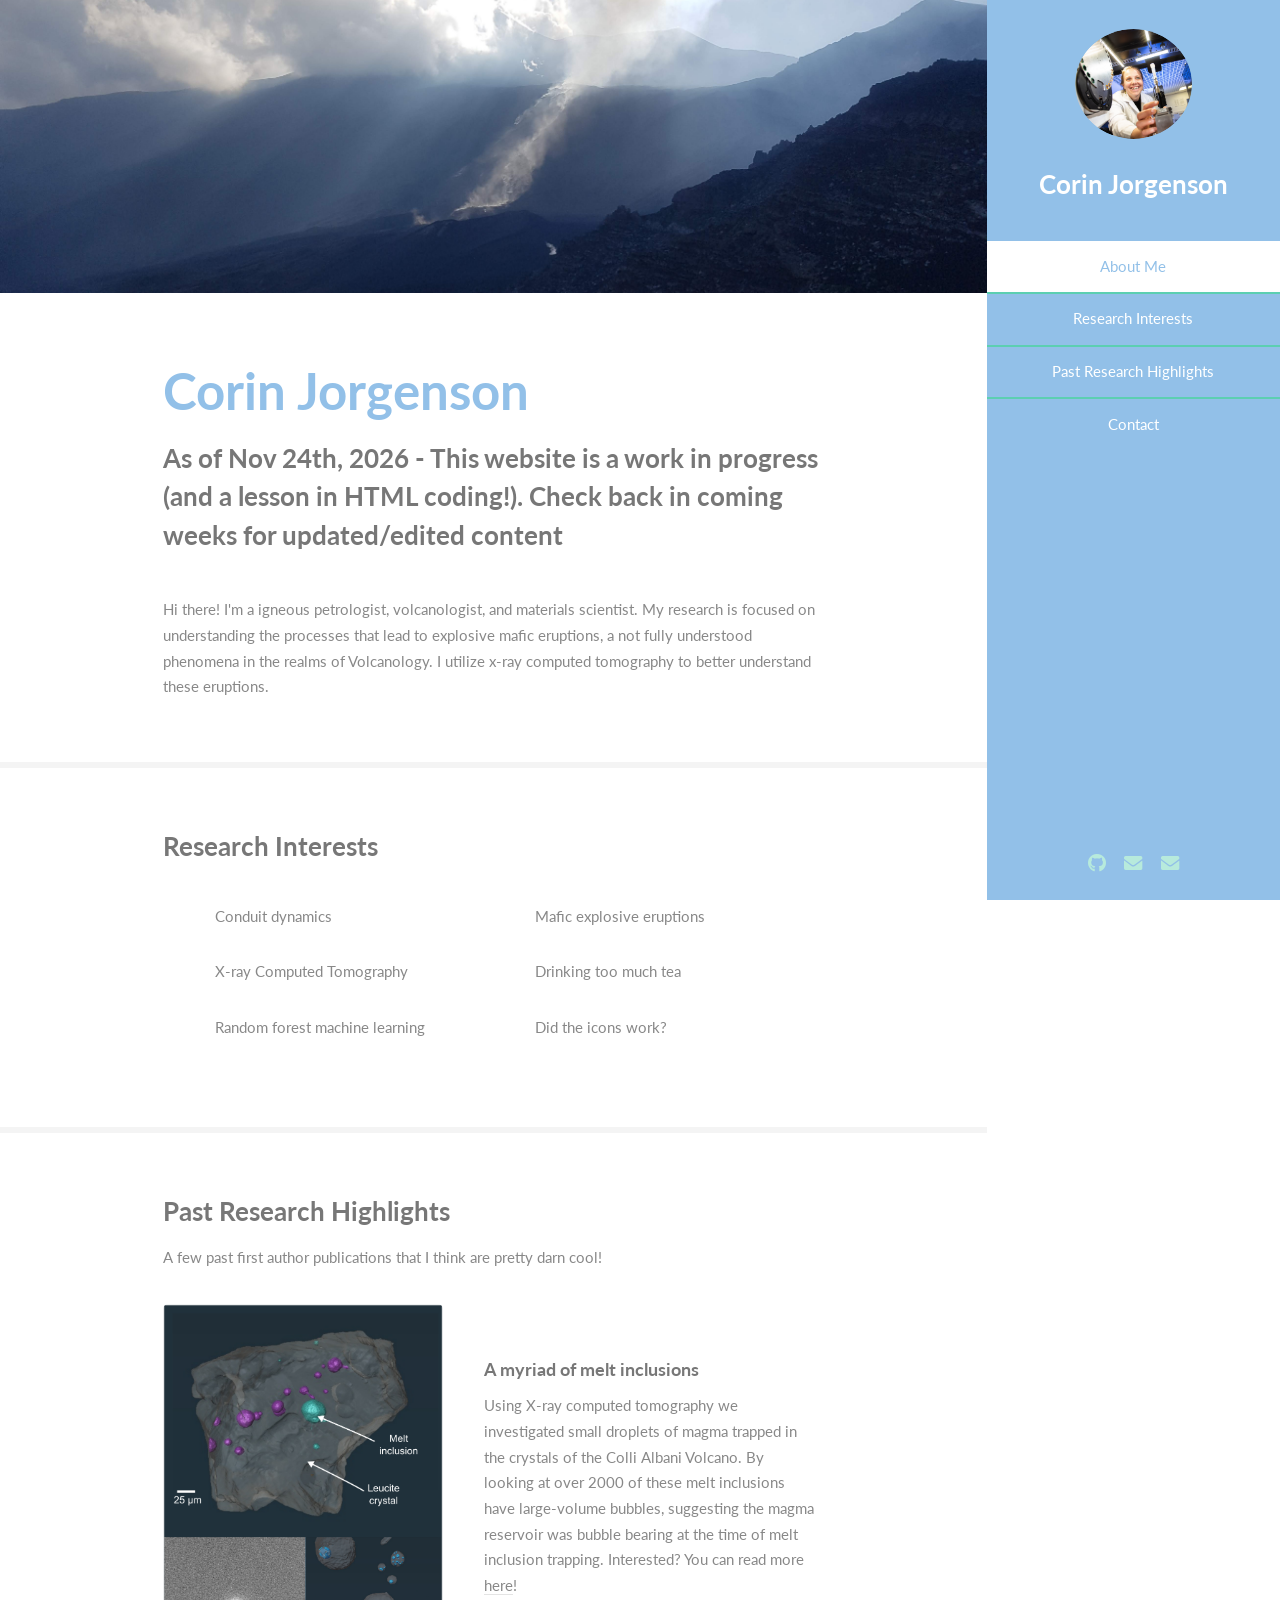
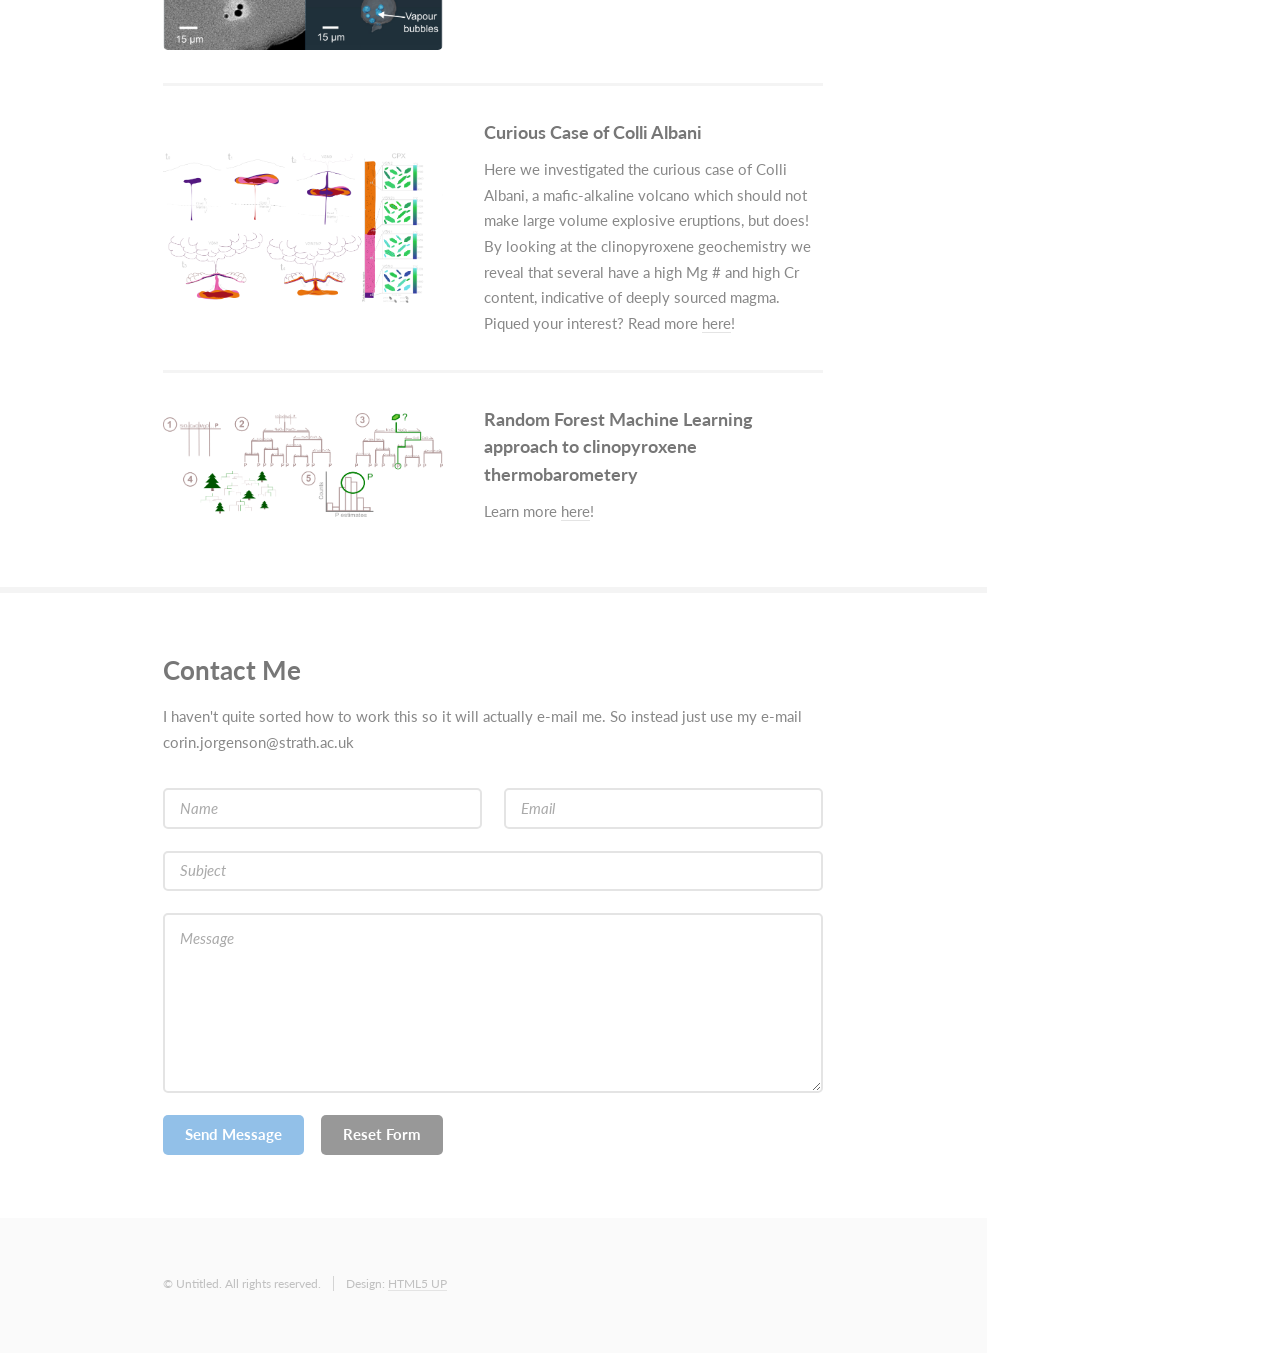
<file: index.html>
<!DOCTYPE HTML>
<!--
	Read Only by HTML5 UP
	html5up.net | @ajlkn
	Free for personal and commercial use under the CCA 3.0 license (html5up.net/license)
-->
<html>
	<head>
		<title>Corin Jorgenson</title>
		<meta charset="utf-8" />
		<meta name="viewport" content="width=device-width, initial-scale=1, user-scalable=no" />
		<link rel="stylesheet" href="assets/css/main.css" />
	</head>
	<body class="is-preload">

		<!-- Header -->
			<section id="header">
				<header>
					<span class="image avatar"><img src="images/avatar.jpg" alt="" /></span>
					<h1 id="logo"><a href="#">Corin Jorgenson</a></h1>
					<p></p>
				</header>
				<nav id="nav">
					<ul>
						<li><a href="#one" class="active">About Me</a></li>
						<li><a href="#two">Research Interests</a></li>
						<li><a href="#three">Past Research Highlights</a></li>
						<li><a href="#four">Contact</a></li>
					</ul>
				</nav>
				<footer>
					<ul class="icons">
						<li><a href="https://github.com/corinjorgenson" class="icon brands fa-github"><span class="label">Github</span></a></li>
						<li><a href="corin.jorgenson@strath.ac.uk" class="icon solid fa-envelope"><span class="label">Email</span></a></li>
						<li><a href="corinjorgenson@gmail.com" class="icon solid fa-envelope"><span class="label">Email</span></a></li>
					</ul>
				</footer>
			</section>

		<!-- Wrapper -->
			<div id="wrapper">

				<!-- Main -->
					<div id="main">

						<!-- One -->
							<section id="one">
								<div class="image main" data-position="center">
									<img src="images/banner.jpg" alt="" />
								</div>
								<div class="container">
									<header class="major">
										<h2>Corin Jorgenson</h2>
										<p> As of Nov 24th, 2026 - This website is a work in progress (and a lesson in HTML coding!). Check back in coming weeks for updated/edited content  </p>
									</header>
									<p>Hi there! I'm a igneous petrologist, volcanologist, and materials scientist. My research is focused on understanding the processes that lead to explosive mafic eruptions, a not fully understood phenomena in the realms of Volcanology. I utilize x-ray computed tomography to better understand these eruptions.</p>
								</div>
							</section>

						<!-- Two -->
							<section id="two">
								<div class="container">
									<h3>Research Interests</h3>
									<p> </p>
									<ul class="feature-icons">
										<li class="icon solid fa-volcano"> Conduit dynamics </li>
										<li class="icon solid fa-volcano"> Mafic explosive eruptions</li>
										<li class="icon solid fa-volcano"> X-ray Computed Tomography</li>
										<li class="icon solid fa-volcano"> Drinking too much tea</li>
										<li class="icon solid fa-volcano"> Random forest machine learning </li>
										<li class="icon solid fa-volcano"> Did the icons work?</li>
									</ul>
								</div>
							</section>

						<!-- Three -->
							<section id="three">
								<div class="container">
									<h3>Past Research Highlights</h3>
									<p>A few past first author publications that I think are pretty darn cool!</p>
									<div class="features">
										<article>
											<a href="#" class="image"><img src="images/drawing.png" alt="" /></a>
											<div class="inner">
												<h4>A myriad of melt inclusions</h4>
												<p> Using X-ray computed tomography we investigated small droplets of magma trapped in the crystals of the Colli Albani Volcano. By looking at over 2000 of these melt inclusions have large-volume bubbles, suggesting the magma reservoir was bubble bearing at the time of melt inclusion trapping.  Interested? You can read more <a href="https://academic.oup.com/petrology/article/66/3/egaf012/8003508#506715346">here</a>! </p>
												
											</div>
										</article>
										<article>
											<a href="#" class="image"><img src="images/collicontirb.png" alt="" /></a>
											<div class="inner">
												<h4>Curious Case of Colli Albani</h4>
												<p>Here we investigated the curious case of Colli Albani, a mafic-alkaline volcano which should not make large volume explosive eruptions, but does! By looking at the clinopyroxene geochemistry we reveal that several have a high Mg # and high Cr content, indicative of deeply sourced magma. Piqued your interest? Read more <a href = "https://link.springer.com/article/10.1007/s00410-023-02091-z">here</a>!</p>
											</div>
										</article>
										<article>
											<a href="#" class="image"><img src="images/explainer.png" alt="" /></a>
											<div class="inner">
												<h4>Random Forest Machine Learning approach to clinopyroxene thermobarometery</h4>
												<p> Learn more <a href= "https://agupubs.onlinelibrary.wiley.com/doi/abs/10.1029/2021JB022904">here</a>! </p>
											</div>
										</article>
									</div>
								</div>
							</section>

						<!-- Four -->
							<section id="four">
								<div class="container">
									<h3>Contact Me</h3>
									<p>I haven't quite sorted how to work this so it will actually e-mail me. So instead just use my e-mail corin.jorgenson@strath.ac.uk </p>
									<form method="post" action="#">
										<div class="row gtr-uniform">
											<div class="col-6 col-12-xsmall"><input type="text" name="name" id="name" placeholder="Name" /></div>
											<div class="col-6 col-12-xsmall"><input type="email" name="email" id="email" placeholder="Email" /></div>
											<div class="col-12"><input type="text" name="subject" id="subject" placeholder="Subject" /></div>
											<div class="col-12"><textarea name="message" id="message" placeholder="Message" rows="6"></textarea></div>
											<div class="col-12">
												<ul class="actions">
													<li><input type="submit" class="primary" value="Send Message" /></li>
													<li><input type="reset" value="Reset Form" /></li>
												</ul>
											</div>
										</div>
									</form>
								</div>
							</section>

						<!-- Five -->
						<!--
							<section id="five">
								<div class="container">
									<h3>Elements</h3>

									<section>
										<h4>Text</h4>
										<p>This is <b>bold</b> and this is <strong>strong</strong>. This is <i>italic</i> and this is <em>emphasized</em>.
										This is <sup>superscript</sup> text and this is <sub>subscript</sub> text.
										This is <u>underlined</u> and this is code: <code>for (;;) { ... }</code>. Finally, <a href="#">this is a link</a>.</p>
										<hr />
										<header>
											<h4>Heading with a Subtitle</h4>
											<p>Lorem ipsum dolor sit amet nullam id egestas urna aliquam</p>
										</header>
										<p>Nunc lacinia ante nunc ac lobortis. Interdum adipiscing gravida odio porttitor sem non mi integer non faucibus ornare mi ut ante amet placerat aliquet. Volutpat eu sed ante lacinia sapien lorem accumsan varius montes viverra nibh in adipiscing blandit tempus accumsan.</p>
										<header>
											<h5>Heading with a Subtitle</h5>
											<p>Lorem ipsum dolor sit amet nullam id egestas urna aliquam</p>
										</header>
										<p>Nunc lacinia ante nunc ac lobortis. Interdum adipiscing gravida odio porttitor sem non mi integer non faucibus ornare mi ut ante amet placerat aliquet. Volutpat eu sed ante lacinia sapien lorem accumsan varius montes viverra nibh in adipiscing blandit tempus accumsan.</p>
										<hr />
										<h2>Heading Level 2</h2>
										<h3>Heading Level 3</h3>
										<h4>Heading Level 4</h4>
										<h5>Heading Level 5</h5>
										<h6>Heading Level 6</h6>
										<hr />
										<h5>Blockquote</h5>
										<blockquote>Fringilla nisl. Donec accumsan interdum nisi, quis tincidunt felis sagittis eget tempus euismod. Vestibulum ante ipsum primis in faucibus vestibulum. Blandit adipiscing eu felis iaculis volutpat ac adipiscing accumsan faucibus. Vestibulum ante ipsum primis in faucibus lorem ipsum dolor sit amet nullam adipiscing eu felis.</blockquote>
										<h5>Preformatted</h5>
										<pre><code>i = 0;

while (!deck.isInOrder()) {
    print 'Iteration ' + i;
    deck.shuffle();
    i++;
}

print 'It took ' + i + ' iterations to sort the deck.';</code></pre>
									</section>

									<section>
										<h4>Lists</h4>
										<div class="row">
											<div class="col-6 col-12-xsmall">
												<h5>Unordered</h5>
												<ul>
													<li>Dolor pulvinar etiam magna etiam.</li>
													<li>Sagittis adipiscing lorem eleifend.</li>
													<li>Felis enim feugiat dolore viverra.</li>
												</ul>
												<h5>Alternate</h5>
												<ul class="alt">
													<li>Dolor pulvinar etiam magna etiam.</li>
													<li>Sagittis adipiscing lorem eleifend.</li>
													<li>Felis enim feugiat dolore viverra.</li>
												</ul>
											</div>
											<div class="col-6 col-12-xsmall">
												<h5>Ordered</h5>
												<ol>
													<li>Dolor pulvinar etiam magna etiam.</li>
													<li>Etiam vel felis at lorem sed viverra.</li>
													<li>Felis enim feugiat dolore viverra.</li>
													<li>Dolor pulvinar etiam magna etiam.</li>
													<li>Etiam vel felis at lorem sed viverra.</li>
													<li>Felis enim feugiat dolore viverra.</li>
												</ol>
												<h5>Icons</h5>
												<ul class="icons">
													<li><a href="#" class="icon brands fa-twitter"><span class="label">Twitter</span></a></li>
													<li><a href="#" class="icon brands fa-facebook-f"><span class="label">Facebook</span></a></li>
													<li><a href="#" class="icon brands fa-instagram"><span class="label">Instagram</span></a></li>
													<li><a href="#" class="icon brands fa-github"><span class="label">Github</span></a></li>
													<li><a href="#" class="icon brands fa-dribbble"><span class="label">Dribbble</span></a></li>
													<li><a href="#" class="icon brands fa-tumblr"><span class="label">Tumblr</span></a></li>
												</ul>
											</div>
										</div>
										<h5>Actions</h5>
										<ul class="actions">
											<li><a href="#" class="button primary">Default</a></li>
											<li><a href="#" class="button">Default</a></li>
											<li><a href="#" class="button alt">Default</a></li>
										</ul>
										<ul class="actions small">
											<li><a href="#" class="button primary small">Small</a></li>
											<li><a href="#" class="button small">Small</a></li>
											<li><a href="#" class="button alt small">Small</a></li>
										</ul>
										<div class="row">
											<div class="col-3 col-6-medium col-12-xsmall">
												<ul class="actions stacked">
													<li><a href="#" class="button primary">Default</a></li>
													<li><a href="#" class="button">Default</a></li>
													<li><a href="#" class="button alt">Default</a></li>
												</ul>
											</div>
											<div class="col-3 col-6 col-12-xsmall">
												<ul class="actions stacked">
													<li><a href="#" class="button primary small">Small</a></li>
													<li><a href="#" class="button small">Small</a></li>
													<li><a href="#" class="button alt small">Small</a></li>
												</ul>
											</div>
											<div class="col-3 col-6-medium col-12-xsmall">
												<ul class="actions stacked">
													<li><a href="#" class="button primary fit">Default</a></li>
													<li><a href="#" class="button fit">Default</a></li>
													<li><a href="#" class="button alt fit">Default</a></li>
												</ul>
											</div>
											<div class="col-3 col-6-medium col-12-xsmall">
												<ul class="actions stacked">
													<li><a href="#" class="button primary small fit">Small</a></li>
													<li><a href="#" class="button small fit">Small</a></li>
													<li><a href="#" class="button alt small fit">Small</a></li>
												</ul>
											</div>
										</div>
									</section>

									<section>
										<h4>Table</h4>
										<h5>Default</h5>
										<div class="table-wrapper">
											<table>
												<thead>
													<tr>
														<th>Name</th>
														<th>Description</th>
														<th>Price</th>
													</tr>
												</thead>
												<tbody>
													<tr>
														<td>Item One</td>
														<td>Ante turpis integer aliquet porttitor.</td>
														<td>29.99</td>
													</tr>
													<tr>
														<td>Item Two</td>
														<td>Vis ac commodo adipiscing arcu aliquet.</td>
														<td>19.99</td>
													</tr>
													<tr>
														<td>Item Three</td>
														<td> Morbi faucibus arcu accumsan lorem.</td>
														<td>29.99</td>
													</tr>
													<tr>
														<td>Item Four</td>
														<td>Vitae integer tempus condimentum.</td>
														<td>19.99</td>
													</tr>
													<tr>
														<td>Item Five</td>
														<td>Ante turpis integer aliquet porttitor.</td>
														<td>29.99</td>
													</tr>
												</tbody>
												<tfoot>
													<tr>
														<td colspan="2"></td>
														<td>100.00</td>
													</tr>
												</tfoot>
											</table>
										</div>

										<h5>Alternate</h5>
										<div class="table-wrapper">
											<table class="alt">
												<thead>
													<tr>
														<th>Name</th>
														<th>Description</th>
														<th>Price</th>
													</tr>
												</thead>
												<tbody>
													<tr>
														<td>Item One</td>
														<td>Ante turpis integer aliquet porttitor.</td>
														<td>29.99</td>
													</tr>
													<tr>
														<td>Item Two</td>
														<td>Vis ac commodo adipiscing arcu aliquet.</td>
														<td>19.99</td>
													</tr>
													<tr>
														<td>Item Three</td>
														<td> Morbi faucibus arcu accumsan lorem.</td>
														<td>29.99</td>
													</tr>
													<tr>
														<td>Item Four</td>
														<td>Vitae integer tempus condimentum.</td>
														<td>19.99</td>
													</tr>
													<tr>
														<td>Item Five</td>
														<td>Ante turpis integer aliquet porttitor.</td>
														<td>29.99</td>
													</tr>
												</tbody>
												<tfoot>
													<tr>
														<td colspan="2"></td>
														<td>100.00</td>
													</tr>
												</tfoot>
											</table>
										</div>
									</section>

									<section>
										<h4>Buttons</h4>
										<ul class="actions">
											<li><a href="#" class="button primary">Primary</a></li>
											<li><a href="#" class="button">Default</a></li>
											<li><a href="#" class="button alt">Alternate</a></li>
										</ul>
										<ul class="actions">
											<li><a href="#" class="button primary large">Large</a></li>
											<li><a href="#" class="button">Default</a></li>
											<li><a href="#" class="button alt small">Small</a></li>
										</ul>
										<ul class="actions fit">
											<li><a href="#" class="button primary fit">Fit</a></li>
											<li><a href="#" class="button fit">Fit</a></li>
											<li><a href="#" class="button alt fit">Fit</a></li>
										</ul>
										<ul class="actions fit small">
											<li><a href="#" class="button primary fit small">Fit + Small</a></li>
											<li><a href="#" class="button fit small">Fit + Small</a></li>
											<li><a href="#" class="button alt fit small">Fit + Small</a></li>
										</ul>
										<ul class="actions">
											<li><a href="#" class="button primary icon solid fa-download">Icon</a></li>
											<li><a href="#" class="button icon solid fa-download">Icon</a></li>
											<li><a href="#" class="button alt icon solid fa-check">Icon</a></li>
										</ul>
										<ul class="actions">
											<li><span class="button primary disabled">Primary</span></li>
											<li><span class="button disabled">Default</span></li>
											<li><span class="button alt disabled">Alternate</span></li>
										</ul>
									</section>

									<section>
										<h4>Form</h4>
										<form method="post" action="#">
											<div class="row gtr-uniform">
												<div class="col-6 col-12-xsmall">
													<input type="text" name="demo-name" id="demo-name" value="" placeholder="Name" />
												</div>
												<div class="col-6 col-12-xsmall">
													<input type="email" name="demo-email" id="demo-email" value="" placeholder="Email" />
												</div>
												<div class="col-12">
													<select name="demo-category" id="demo-category">
														<option value="">- Category -</option>
														<option value="1">Manufacturing</option>
														<option value="1">Shipping</option>
														<option value="1">Administration</option>
														<option value="1">Human Resources</option>
													</select>
												</div>
												<div class="col-4 col-12-medium">
													<input type="radio" id="demo-priority-low" name="demo-priority" checked>
													<label for="demo-priority-low">Low Priority</label>
												</div>
												<div class="col-4 col-12-medium">
													<input type="radio" id="demo-priority-normal" name="demo-priority">
													<label for="demo-priority-normal">Normal Priority</label>
												</div>
												<div class="col-4 col-12-medium">
													<input type="radio" id="demo-priority-high" name="demo-priority">
													<label for="demo-priority-high">High Priority</label>
												</div>
												<div class="col-6 col-12-medium">
													<input type="checkbox" id="demo-copy" name="demo-copy">
													<label for="demo-copy">Email me a copy of this message</label>
												</div>
												<div class="col-6 col-12-medium">
													<input type="checkbox" id="demo-human" name="demo-human" checked>
													<label for="demo-human">I am a human and not a robot</label>
												</div>
												<div class="col-12">
													<textarea name="demo-message" id="demo-message" placeholder="Enter your message" rows="6"></textarea>
												</div>
												<div class="col-12">
													<ul class="actions">
														<li><input type="submit" value="Send Message" /></li>
														<li><input type="reset" value="Reset" class="alt" /></li>
													</ul>
												</div>
											</div>
										</form>
									</section>

									<section>
										<h4>Image</h4>
										<h5>Fit</h5>
										<span class="image fit"><img src="images/banner.jpg" alt="" /></span>
										<div class="box alt">
											<div class="row gtr-50 gtr-uniform">
												<div class="col-4"><span class="image fit"><img src="images/pic01.jpg" alt="" /></span></div>
												<div class="col-4"><span class="image fit"><img src="images/pic02.jpg" alt="" /></span></div>
												<div class="col-4"><span class="image fit"><img src="images/pic03.jpg" alt="" /></span></div>
												<div class="col-4"><span class="image fit"><img src="images/pic02.jpg" alt="" /></span></div>
												<div class="col-4"><span class="image fit"><img src="images/pic03.jpg" alt="" /></span></div>
												<div class="col-4"><span class="image fit"><img src="images/pic01.jpg" alt="" /></span></div>
												<div class="col-4"><span class="image fit"><img src="images/pic03.jpg" alt="" /></span></div>
												<div class="col-4"><span class="image fit"><img src="images/pic01.jpg" alt="" /></span></div>
												<div class="col-4"><span class="image fit"><img src="images/pic02.jpg" alt="" /></span></div>
											</div>
										</div>
										<h5>Left &amp; Right</h5>
										<p><span class="image left"><img src="images/avatar.jpg" alt="" /></span>Fringilla nisl. Donec accumsan interdum nisi, quis tincidunt felis sagittis eget. tempus euismod. Vestibulum ante ipsum primis in faucibus vestibulum. Blandit adipiscing eu felis iaculis volutpat ac adipiscing accumsan eu faucibus. Integer ac pellentesque praesent tincidunt felis sagittis eget. tempus euismod. Vestibulum ante ipsum primis in faucibus vestibulum. Blandit adipiscing eu felis iaculis volutpat ac adipiscing accumsan eu faucibus. Integer ac pellentesque praesent. Donec accumsan interdum nisi, quis tincidunt felis sagittis eget. tempus euismod. Vestibulum ante ipsum primis in faucibus vestibulum. Blandit adipiscing eu felis iaculis volutpat ac adipiscing accumsan eu faucibus. Integer ac pellentesque praesent tincidunt felis sagittis eget. tempus euismod. Vestibulum ante ipsum primis in faucibus vestibulum. Blandit adipiscing eu felis iaculis volutpat ac adipiscing accumsan eu faucibus. Integer ac pellentesque praesent.</p>
										<p><span class="image right"><img src="images/avatar.jpg" alt="" /></span>Fringilla nisl. Donec accumsan interdum nisi, quis tincidunt felis sagittis eget. tempus euismod. Vestibulum ante ipsum primis in faucibus vestibulum. Blandit adipiscing eu felis iaculis volutpat ac adipiscing accumsan eu faucibus. Integer ac pellentesque praesent tincidunt felis sagittis eget. tempus euismod. Vestibulum ante ipsum primis in faucibus vestibulum. Blandit adipiscing eu felis iaculis volutpat ac adipiscing accumsan eu faucibus. Integer ac pellentesque praesent. Donec accumsan interdum nisi, quis tincidunt felis sagittis eget. tempus euismod. Vestibulum ante ipsum primis in faucibus vestibulum. Blandit adipiscing eu felis iaculis volutpat ac adipiscing accumsan eu faucibus. Integer ac pellentesque praesent tincidunt felis sagittis eget. tempus euismod. Vestibulum ante ipsum primis in faucibus vestibulum. Blandit adipiscing eu felis iaculis volutpat ac adipiscing accumsan eu faucibus. Integer ac pellentesque praesent.</p>
									</section>

								</div>
							</section>
						-->

					</div>

				<!-- Footer -->
					<section id="footer">
						<div class="container">
							<ul class="copyright">
								<li>&copy; Untitled. All rights reserved.</li><li>Design: <a href="http://html5up.net">HTML5 UP</a></li>
							</ul>
						</div>
					</section>

			</div>

		<!-- Scripts -->
			<script src="assets/js/jquery.min.js"></script>
			<script src="assets/js/jquery.scrollex.min.js"></script>
			<script src="assets/js/jquery.scrolly.min.js"></script>
			<script src="assets/js/browser.min.js"></script>
			<script src="assets/js/breakpoints.min.js"></script>
			<script src="assets/js/util.js"></script>
			<script src="assets/js/main.js"></script>

	</body>
</html>
</file>
<file: assets/css/main.css>
@import url("fontawesome-all.min.css");
@import url("https://fonts.googleapis.com/css?family=Lato:400,400italic,700,700italic|Source+Code+Pro:400");

/*
	Read Only by HTML5 UPF
	html5up.net | @ajlkn
	Free for personal and commercial use under the CCA 3.0 license (html5up.net/license)
*/

html, body, div, span, applet, object,
iframe, h1, h2, h3, h4, h5, h6, p, blockquote,
pre, a, abbr, acronym, address, big, cite,
code, del, dfn, em, img, ins, kbd, q, s, samp,
small, strike, strong, sub, sup, tt, var, b,
u, i, center, dl, dt, dd, ol, ul, li, fieldset,
form, label, legend, table, caption, tbody,
tfoot, thead, tr, th, td, article, aside,
canvas, details, embed, figure, figcaption,
footer, header, hgroup, menu, nav, output, ruby,
section, summary, time, mark, audio, video {
	margin: 0;
	padding: 0;
	border: 0;
	font-size: 100%;
	font: inherit;
	vertical-align: baseline;}

article, aside, details, figcaption, figure,
footer, header, hgroup, menu, nav, section {
	display: block;}

body {
	line-height: 1;
}

ol, ul {
	list-style: none;
}

blockquote, q {
	quotes: none;
}

	blockquote:before, blockquote:after, q:before, q:after {
		content: '';
		content: none;
	}

table {
	border-collapse: collapse;
	border-spacing: 0;
}

body {
	-webkit-text-size-adjust: none;
}

mark {
	background-color: transparent;
	color: inherit;
}

input::-moz-focus-inner {
	border: 0;
	padding: 0;
}

input, select, textarea {
	-moz-appearance: none;
	-webkit-appearance: none;
	-ms-appearance: none;
	appearance: none;
}

/* Basic */

	html {
		box-sizing: border-box;
	}

	*, *:before, *:after {
		box-sizing: inherit;
	}

	body {
		background: #fff;
	}

		body.is-preload *, body.is-preload *:before, body.is-preload *:after {
			-moz-animation: none !important;
			-webkit-animation: none !important;
			-ms-animation: none !important;
			animation: none !important;
			-moz-transition: none !important;
			-webkit-transition: none !important;
			-ms-transition: none !important;
			transition: none !important;
		}

	body, input, select, textarea {
		color: #888;
		font-family: "Lato", sans-serif;
		font-size: 16pt;
		font-weight: 400;
		line-height: 1.75em;
	}

	a {
		-moz-transition: color 0.2s ease-in-out, border-color 0.2s ease-in-out;
		-webkit-transition: color 0.2s ease-in-out, border-color 0.2s ease-in-out;
		-ms-transition: color 0.2s ease-in-out, border-color 0.2s ease-in-out;
		transition: color 0.2s ease-in-out, border-color 0.2s ease-in-out;
		border-bottom: solid 1px #e4e4e4;
		color: inherit;
		text-decoration: none;
	}

		a:hover {
			border-bottom-color: transparent;
			color: #92C0E8 !important;
		}

	strong, b {
		color: #777;
		font-weight: 700;
	}

	em, i {
		font-style: italic;
	}

	p {
		margin: 0 0 2.25em 0;
	}

	h1, h2, h3, h4, h5, h6 {
		color: #777;
		font-weight: 700;
		line-height: 1em;
		margin: 0 0 0.5625em 0;
	}

		h1 a, h2 a, h3 a, h4 a, h5 a, h6 a {
			border: 0;
			color: inherit;
			text-decoration: none;
		}

	h2 {
		font-size: 2em;
		line-height: 1.5em;
	}

	h3 {
		font-size: 1.75em;
		line-height: 1.5em;
	}

	h4 {
		font-size: 1.25em;
		line-height: 1.5em;
	}

	h5 {
		font-size: 0.9em;
		line-height: 1.5em;
	}

	h6 {
		font-size: 0.7em;
		line-height: 1.5em;
	}

	sub {
		font-size: 0.8em;
		position: relative;
		top: 0.5em;
	}

	sup {
		font-size: 0.8em;
		position: relative;
		top: -0.5em;
	}

	hr {
		border: 0;
		border-bottom: solid 2px #f4f4f4;
		margin: 2.25em 0;
	}

		hr.major {
			margin: 3.375em 0;
		}

	blockquote {
		border-left: solid 8px #e4e4e4;
		font-style: italic;
		margin: 0 0 2.25em 0;
		padding: 0.5em 0 0.5em 2em;
	}

	code {
		background: #555;
		border-radius: 5px;
		color: #fff;
		font-family: "Source Code Pro", monospace;
		font-size: 0.9em;
		margin: 0 0.25em;
		padding: 0.25em 0.65em;
	}

	pre {
		font-family: "Source Code Pro", monospace;
		font-size: 0.9em;
		margin: 0 0 2.25em 0;
	}

		pre code {
			-webkit-overflow-scrolling: touch;
			display: block;
			line-height: 1.5em;
			overflow-x: auto;
			padding: 1em 1.5em;
		}

	.align-left {
		text-align: left;
	}

	.align-center {
		text-align: center;
	}

	.align-right {
		text-align: right;
	}

/* Row */

	.row {
		display: flex;
		flex-wrap: wrap;
		box-sizing: border-box;
		align-items: stretch;
	}

		.row > * {
			box-sizing: border-box;
		}

		.row.gtr-uniform > * > :last-child {
			margin-bottom: 0;
		}

		.row.aln-left {
			justify-content: flex-start;
		}

		.row.aln-center {
			justify-content: center;
		}

		.row.aln-right {
			justify-content: flex-end;
		}

		.row.aln-top {
			align-items: flex-start;
		}

		.row.aln-middle {
			align-items: center;
		}

		.row.aln-bottom {
			align-items: flex-end;
		}

		.row > .imp {
			order: -1;
		}

		.row > .col-1 {
			width: 8.33333%;
		}

		.row > .off-1 {
			margin-left: 8.33333%;
		}

		.row > .col-2 {
			width: 16.66667%;
		}

		.row > .off-2 {
			margin-left: 16.66667%;
		}

		.row > .col-3 {
			width: 25%;
		}

		.row > .off-3 {
			margin-left: 25%;
		}

		.row > .col-4 {
			width: 33.33333%;
		}

		.row > .off-4 {
			margin-left: 33.33333%;
		}

		.row > .col-5 {
			width: 41.66667%;
		}

		.row > .off-5 {
			margin-left: 41.66667%;
		}

		.row > .col-6 {
			width: 50%;
		}

		.row > .off-6 {
			margin-left: 50%;
		}

		.row > .col-7 {
			width: 58.33333%;
		}

		.row > .off-7 {
			margin-left: 58.33333%;
		}

		.row > .col-8 {
			width: 66.66667%;
		}

		.row > .off-8 {
			margin-left: 66.66667%;
		}

		.row > .col-9 {
			width: 75%;
		}

		.row > .off-9 {
			margin-left: 75%;
		}

		.row > .col-10 {
			width: 83.33333%;
		}

		.row > .off-10 {
			margin-left: 83.33333%;
		}

		.row > .col-11 {
			width: 91.66667%;
		}

		.row > .off-11 {
			margin-left: 91.66667%;
		}

		.row > .col-12 {
			width: 100%;
		}

		.row > .off-12 {
			margin-left: 100%;
		}

		.row.gtr-0 {
			margin-top: 0;
			margin-left: 0em;
		}

			.row.gtr-0 > * {
				padding: 0 0 0 0em;
			}

			.row.gtr-0.gtr-uniform {
				margin-top: 0em;
			}

				.row.gtr-0.gtr-uniform > * {
					padding-top: 0em;
				}

		.row.gtr-25 {
			margin-top: 0;
			margin-left: -0.5em;
		}

			.row.gtr-25 > * {
				padding: 0 0 0 0.5em;
			}

			.row.gtr-25.gtr-uniform {
				margin-top: -0.5em;
			}

				.row.gtr-25.gtr-uniform > * {
					padding-top: 0.5em;
				}

		.row.gtr-50 {
			margin-top: 0;
			margin-left: -1em;
		}

			.row.gtr-50 > * {
				padding: 0 0 0 1em;
			}

			.row.gtr-50.gtr-uniform {
				margin-top: -1em;
			}

				.row.gtr-50.gtr-uniform > * {
					padding-top: 1em;
				}

		.row {
			margin-top: 0;
			margin-left: -2em;
		}

			.row > * {
				padding: 0 0 0 2em;
			}

			.row.gtr-uniform {
				margin-top: -2em;
			}

				.row.gtr-uniform > * {
					padding-top: 2em;
				}

		.row.gtr-150 {
			margin-top: 0;
			margin-left: -3em;
		}

			.row.gtr-150 > * {
				padding: 0 0 0 3em;
			}

			.row.gtr-150.gtr-uniform {
				margin-top: -3em;
			}

				.row.gtr-150.gtr-uniform > * {
					padding-top: 3em;
				}

		.row.gtr-200 {
			margin-top: 0;
			margin-left: -4em;
		}

			.row.gtr-200 > * {
				padding: 0 0 0 4em;
			}

			.row.gtr-200.gtr-uniform {
				margin-top: -4em;
			}

				.row.gtr-200.gtr-uniform > * {
					padding-top: 4em;
				}

		@media screen and (max-width: 1680px) {

			.row {
				display: flex;
				flex-wrap: wrap;
				box-sizing: border-box;
				align-items: stretch;
			}

				.row > * {
					box-sizing: border-box;
				}

				.row.gtr-uniform > * > :last-child {
					margin-bottom: 0;
				}

				.row.aln-left {
					justify-content: flex-start;
				}

				.row.aln-center {
					justify-content: center;
				}

				.row.aln-right {
					justify-content: flex-end;
				}

				.row.aln-top {
					align-items: flex-start;
				}

				.row.aln-middle {
					align-items: center;
				}

				.row.aln-bottom {
					align-items: flex-end;
				}

				.row > .imp-xlarge {
					order: -1;
				}

				.row > .col-1-xlarge {
					width: 8.33333%;
				}

				.row > .off-1-xlarge {
					margin-left: 8.33333%;
				}

				.row > .col-2-xlarge {
					width: 16.66667%;
				}

				.row > .off-2-xlarge {
					margin-left: 16.66667%;
				}

				.row > .col-3-xlarge {
					width: 25%;
				}

				.row > .off-3-xlarge {
					margin-left: 25%;
				}

				.row > .col-4-xlarge {
					width: 33.33333%;
				}

				.row > .off-4-xlarge {
					margin-left: 33.33333%;
				}

				.row > .col-5-xlarge {
					width: 41.66667%;
				}

				.row > .off-5-xlarge {
					margin-left: 41.66667%;
				}

				.row > .col-6-xlarge {
					width: 50%;
				}

				.row > .off-6-xlarge {
					margin-left: 50%;
				}

				.row > .col-7-xlarge {
					width: 58.33333%;
				}

				.row > .off-7-xlarge {
					margin-left: 58.33333%;
				}

				.row > .col-8-xlarge {
					width: 66.66667%;
				}

				.row > .off-8-xlarge {
					margin-left: 66.66667%;
				}

				.row > .col-9-xlarge {
					width: 75%;
				}

				.row > .off-9-xlarge {
					margin-left: 75%;
				}

				.row > .col-10-xlarge {
					width: 83.33333%;
				}

				.row > .off-10-xlarge {
					margin-left: 83.33333%;
				}

				.row > .col-11-xlarge {
					width: 91.66667%;
				}

				.row > .off-11-xlarge {
					margin-left: 91.66667%;
				}

				.row > .col-12-xlarge {
					width: 100%;
				}

				.row > .off-12-xlarge {
					margin-left: 100%;
				}

				.row.gtr-0 {
					margin-top: 0;
					margin-left: 0em;
				}

					.row.gtr-0 > * {
						padding: 0 0 0 0em;
					}

					.row.gtr-0.gtr-uniform {
						margin-top: 0em;
					}

						.row.gtr-0.gtr-uniform > * {
							padding-top: 0em;
						}

				.row.gtr-25 {
					margin-top: 0;
					margin-left: -0.5em;
				}

					.row.gtr-25 > * {
						padding: 0 0 0 0.5em;
					}

					.row.gtr-25.gtr-uniform {
						margin-top: -0.5em;
					}

						.row.gtr-25.gtr-uniform > * {
							padding-top: 0.5em;
						}

				.row.gtr-50 {
					margin-top: 0;
					margin-left: -1em;
				}

					.row.gtr-50 > * {
						padding: 0 0 0 1em;
					}

					.row.gtr-50.gtr-uniform {
						margin-top: -1em;
					}

						.row.gtr-50.gtr-uniform > * {
							padding-top: 1em;
						}

				.row {
					margin-top: 0;
					margin-left: -2em;
				}

					.row > * {
						padding: 0 0 0 2em;
					}

					.row.gtr-uniform {
						margin-top: -2em;
					}

						.row.gtr-uniform > * {
							padding-top: 2em;
						}

				.row.gtr-150 {
					margin-top: 0;
					margin-left: -3em;
				}

					.row.gtr-150 > * {
						padding: 0 0 0 3em;
					}

					.row.gtr-150.gtr-uniform {
						margin-top: -3em;
					}

						.row.gtr-150.gtr-uniform > * {
							padding-top: 3em;
						}

				.row.gtr-200 {
					margin-top: 0;
					margin-left: -4em;
				}

					.row.gtr-200 > * {
						padding: 0 0 0 4em;
					}

					.row.gtr-200.gtr-uniform {
						margin-top: -4em;
					}

						.row.gtr-200.gtr-uniform > * {
							padding-top: 4em;
						}

		}

		@media screen and (max-width: 1280px) {

			.row {
				display: flex;
				flex-wrap: wrap;
				box-sizing: border-box;
				align-items: stretch;
			}

				.row > * {
					box-sizing: border-box;
				}

				.row.gtr-uniform > * > :last-child {
					margin-bottom: 0;
				}

				.row.aln-left {
					justify-content: flex-start;
				}

				.row.aln-center {
					justify-content: center;
				}

				.row.aln-right {
					justify-content: flex-end;
				}

				.row.aln-top {
					align-items: flex-start;
				}

				.row.aln-middle {
					align-items: center;
				}

				.row.aln-bottom {
					align-items: flex-end;
				}

				.row > .imp-large {
					order: -1;
				}

				.row > .col-1-large {
					width: 8.33333%;
				}

				.row > .off-1-large {
					margin-left: 8.33333%;
				}

				.row > .col-2-large {
					width: 16.66667%;
				}

				.row > .off-2-large {
					margin-left: 16.66667%;
				}

				.row > .col-3-large {
					width: 25%;
				}

				.row > .off-3-large {
					margin-left: 25%;
				}

				.row > .col-4-large {
					width: 33.33333%;
				}

				.row > .off-4-large {
					margin-left: 33.33333%;
				}

				.row > .col-5-large {
					width: 41.66667%;
				}

				.row > .off-5-large {
					margin-left: 41.66667%;
				}

				.row > .col-6-large {
					width: 50%;
				}

				.row > .off-6-large {
					margin-left: 50%;
				}

				.row > .col-7-large {
					width: 58.33333%;
				}

				.row > .off-7-large {
					margin-left: 58.33333%;
				}

				.row > .col-8-large {
					width: 66.66667%;
				}

				.row > .off-8-large {
					margin-left: 66.66667%;
				}

				.row > .col-9-large {
					width: 75%;
				}

				.row > .off-9-large {
					margin-left: 75%;
				}

				.row > .col-10-large {
					width: 83.33333%;
				}

				.row > .off-10-large {
					margin-left: 83.33333%;
				}

				.row > .col-11-large {
					width: 91.66667%;
				}

				.row > .off-11-large {
					margin-left: 91.66667%;
				}

				.row > .col-12-large {
					width: 100%;
				}

				.row > .off-12-large {
					margin-left: 100%;
				}

				.row.gtr-0 {
					margin-top: 0;
					margin-left: 0em;
				}

					.row.gtr-0 > * {
						padding: 0 0 0 0em;
					}

					.row.gtr-0.gtr-uniform {
						margin-top: 0em;
					}

						.row.gtr-0.gtr-uniform > * {
							padding-top: 0em;
						}

				.row.gtr-25 {
					margin-top: 0;
					margin-left: -0.375em;
				}

					.row.gtr-25 > * {
						padding: 0 0 0 0.375em;
					}

					.row.gtr-25.gtr-uniform {
						margin-top: -0.375em;
					}

						.row.gtr-25.gtr-uniform > * {
							padding-top: 0.375em;
						}

				.row.gtr-50 {
					margin-top: 0;
					margin-left: -0.75em;
				}

					.row.gtr-50 > * {
						padding: 0 0 0 0.75em;
					}

					.row.gtr-50.gtr-uniform {
						margin-top: -0.75em;
					}

						.row.gtr-50.gtr-uniform > * {
							padding-top: 0.75em;
						}

				.row {
					margin-top: 0;
					margin-left: -1.5em;
				}

					.row > * {
						padding: 0 0 0 1.5em;
					}

					.row.gtr-uniform {
						margin-top: -1.5em;
					}

						.row.gtr-uniform > * {
							padding-top: 1.5em;
						}

				.row.gtr-150 {
					margin-top: 0;
					margin-left: -2.25em;
				}

					.row.gtr-150 > * {
						padding: 0 0 0 2.25em;
					}

					.row.gtr-150.gtr-uniform {
						margin-top: -2.25em;
					}

						.row.gtr-150.gtr-uniform > * {
							padding-top: 2.25em;
						}

				.row.gtr-200 {
					margin-top: 0;
					margin-left: -3em;
				}

					.row.gtr-200 > * {
						padding: 0 0 0 3em;
					}

					.row.gtr-200.gtr-uniform {
						margin-top: -3em;
					}

						.row.gtr-200.gtr-uniform > * {
							padding-top: 3em;
						}

		}

		@media screen and (max-width: 1024px) {

			.row {
				display: flex;
				flex-wrap: wrap;
				box-sizing: border-box;
				align-items: stretch;
			}

				.row > * {
					box-sizing: border-box;
				}

				.row.gtr-uniform > * > :last-child {
					margin-bottom: 0;
				}

				.row.aln-left {
					justify-content: flex-start;
				}

				.row.aln-center {
					justify-content: center;
				}

				.row.aln-right {
					justify-content: flex-end;
				}

				.row.aln-top {
					align-items: flex-start;
				}

				.row.aln-middle {
					align-items: center;
				}

				.row.aln-bottom {
					align-items: flex-end;
				}

				.row > .imp-medium {
					order: -1;
				}

				.row > .col-1-medium {
					width: 8.33333%;
				}

				.row > .off-1-medium {
					margin-left: 8.33333%;
				}

				.row > .col-2-medium {
					width: 16.66667%;
				}

				.row > .off-2-medium {
					margin-left: 16.66667%;
				}

				.row > .col-3-medium {
					width: 25%;
				}

				.row > .off-3-medium {
					margin-left: 25%;
				}

				.row > .col-4-medium {
					width: 33.33333%;
				}

				.row > .off-4-medium {
					margin-left: 33.33333%;
				}

				.row > .col-5-medium {
					width: 41.66667%;
				}

				.row > .off-5-medium {
					margin-left: 41.66667%;
				}

				.row > .col-6-medium {
					width: 50%;
				}

				.row > .off-6-medium {
					margin-left: 50%;
				}

				.row > .col-7-medium {
					width: 58.33333%;
				}

				.row > .off-7-medium {
					margin-left: 58.33333%;
				}

				.row > .col-8-medium {
					width: 66.66667%;
				}

				.row > .off-8-medium {
					margin-left: 66.66667%;
				}

				.row > .col-9-medium {
					width: 75%;
				}

				.row > .off-9-medium {
					margin-left: 75%;
				}

				.row > .col-10-medium {
					width: 83.33333%;
				}

				.row > .off-10-medium {
					margin-left: 83.33333%;
				}

				.row > .col-11-medium {
					width: 91.66667%;
				}

				.row > .off-11-medium {
					margin-left: 91.66667%;
				}

				.row > .col-12-medium {
					width: 100%;
				}

				.row > .off-12-medium {
					margin-left: 100%;
				}

				.row.gtr-0 {
					margin-top: 0;
					margin-left: 0em;
				}

					.row.gtr-0 > * {
						padding: 0 0 0 0em;
					}

					.row.gtr-0.gtr-uniform {
						margin-top: 0em;
					}

						.row.gtr-0.gtr-uniform > * {
							padding-top: 0em;
						}

				.row.gtr-25 {
					margin-top: 0;
					margin-left: -0.375em;
				}

					.row.gtr-25 > * {
						padding: 0 0 0 0.375em;
					}

					.row.gtr-25.gtr-uniform {
						margin-top: -0.375em;
					}

						.row.gtr-25.gtr-uniform > * {
							padding-top: 0.375em;
						}

				.row.gtr-50 {
					margin-top: 0;
					margin-left: -0.75em;
				}

					.row.gtr-50 > * {
						padding: 0 0 0 0.75em;
					}

					.row.gtr-50.gtr-uniform {
						margin-top: -0.75em;
					}

						.row.gtr-50.gtr-uniform > * {
							padding-top: 0.75em;
						}

				.row {
					margin-top: 0;
					margin-left: -1.5em;
				}

					.row > * {
						padding: 0 0 0 1.5em;
					}

					.row.gtr-uniform {
						margin-top: -1.5em;
					}

						.row.gtr-uniform > * {
							padding-top: 1.5em;
						}

				.row.gtr-150 {
					margin-top: 0;
					margin-left: -2.25em;
				}

					.row.gtr-150 > * {
						padding: 0 0 0 2.25em;
					}

					.row.gtr-150.gtr-uniform {
						margin-top: -2.25em;
					}

						.row.gtr-150.gtr-uniform > * {
							padding-top: 2.25em;
						}

				.row.gtr-200 {
					margin-top: 0;
					margin-left: -3em;
				}

					.row.gtr-200 > * {
						padding: 0 0 0 3em;
					}

					.row.gtr-200.gtr-uniform {
						margin-top: -3em;
					}

						.row.gtr-200.gtr-uniform > * {
							padding-top: 3em;
						}

		}

		@media screen and (max-width: 736px) {

			.row {
				display: flex;
				flex-wrap: wrap;
				box-sizing: border-box;
				align-items: stretch;
			}

				.row > * {
					box-sizing: border-box;
				}

				.row.gtr-uniform > * > :last-child {
					margin-bottom: 0;
				}

				.row.aln-left {
					justify-content: flex-start;
				}

				.row.aln-center {
					justify-content: center;
				}

				.row.aln-right {
					justify-content: flex-end;
				}

				.row.aln-top {
					align-items: flex-start;
				}

				.row.aln-middle {
					align-items: center;
				}

				.row.aln-bottom {
					align-items: flex-end;
				}

				.row > .imp-small {
					order: -1;
				}

				.row > .col-1-small {
					width: 8.33333%;
				}

				.row > .off-1-small {
					margin-left: 8.33333%;
				}

				.row > .col-2-small {
					width: 16.66667%;
				}

				.row > .off-2-small {
					margin-left: 16.66667%;
				}

				.row > .col-3-small {
					width: 25%;
				}

				.row > .off-3-small {
					margin-left: 25%;
				}

				.row > .col-4-small {
					width: 33.33333%;
				}

				.row > .off-4-small {
					margin-left: 33.33333%;
				}

				.row > .col-5-small {
					width: 41.66667%;
				}

				.row > .off-5-small {
					margin-left: 41.66667%;
				}

				.row > .col-6-small {
					width: 50%;
				}

				.row > .off-6-small {
					margin-left: 50%;
				}

				.row > .col-7-small {
					width: 58.33333%;
				}

				.row > .off-7-small {
					margin-left: 58.33333%;
				}

				.row > .col-8-small {
					width: 66.66667%;
				}

				.row > .off-8-small {
					margin-left: 66.66667%;
				}

				.row > .col-9-small {
					width: 75%;
				}

				.row > .off-9-small {
					margin-left: 75%;
				}

				.row > .col-10-small {
					width: 83.33333%;
				}

				.row > .off-10-small {
					margin-left: 83.33333%;
				}

				.row > .col-11-small {
					width: 91.66667%;
				}

				.row > .off-11-small {
					margin-left: 91.66667%;
				}

				.row > .col-12-small {
					width: 100%;
				}

				.row > .off-12-small {
					margin-left: 100%;
				}

				.row.gtr-0 {
					margin-top: 0;
					margin-left: 0em;
				}

					.row.gtr-0 > * {
						padding: 0 0 0 0em;
					}

					.row.gtr-0.gtr-uniform {
						margin-top: 0em;
					}

						.row.gtr-0.gtr-uniform > * {
							padding-top: 0em;
						}

				.row.gtr-25 {
					margin-top: 0;
					margin-left: -0.3125em;
				}

					.row.gtr-25 > * {
						padding: 0 0 0 0.3125em;
					}

					.row.gtr-25.gtr-uniform {
						margin-top: -0.3125em;
					}

						.row.gtr-25.gtr-uniform > * {
							padding-top: 0.3125em;
						}

				.row.gtr-50 {
					margin-top: 0;
					margin-left: -0.625em;
				}

					.row.gtr-50 > * {
						padding: 0 0 0 0.625em;
					}

					.row.gtr-50.gtr-uniform {
						margin-top: -0.625em;
					}

						.row.gtr-50.gtr-uniform > * {
							padding-top: 0.625em;
						}

				.row {
					margin-top: 0;
					margin-left: -1.25em;
				}

					.row > * {
						padding: 0 0 0 1.25em;
					}

					.row.gtr-uniform {
						margin-top: -1.25em;
					}

						.row.gtr-uniform > * {
							padding-top: 1.25em;
						}

				.row.gtr-150 {
					margin-top: 0;
					margin-left: -1.875em;
				}

					.row.gtr-150 > * {
						padding: 0 0 0 1.875em;
					}

					.row.gtr-150.gtr-uniform {
						margin-top: -1.875em;
					}

						.row.gtr-150.gtr-uniform > * {
							padding-top: 1.875em;
						}

				.row.gtr-200 {
					margin-top: 0;
					margin-left: -2.5em;
				}

					.row.gtr-200 > * {
						padding: 0 0 0 2.5em;
					}

					.row.gtr-200.gtr-uniform {
						margin-top: -2.5em;
					}

						.row.gtr-200.gtr-uniform > * {
							padding-top: 2.5em;
						}

		}

		@media screen and (max-width: 480px) {

			.row {
				display: flex;
				flex-wrap: wrap;
				box-sizing: border-box;
				align-items: stretch;
			}

				.row > * {
					box-sizing: border-box;
				}

				.row.gtr-uniform > * > :last-child {
					margin-bottom: 0;
				}

				.row.aln-left {
					justify-content: flex-start;
				}

				.row.aln-center {
					justify-content: center;
				}

				.row.aln-right {
					justify-content: flex-end;
				}

				.row.aln-top {
					align-items: flex-start;
				}

				.row.aln-middle {
					align-items: center;
				}

				.row.aln-bottom {
					align-items: flex-end;
				}

				.row > .imp-xsmall {
					order: -1;
				}

				.row > .col-1-xsmall {
					width: 8.33333%;
				}

				.row > .off-1-xsmall {
					margin-left: 8.33333%;
				}

				.row > .col-2-xsmall {
					width: 16.66667%;
				}

				.row > .off-2-xsmall {
					margin-left: 16.66667%;
				}

				.row > .col-3-xsmall {
					width: 25%;
				}

				.row > .off-3-xsmall {
					margin-left: 25%;
				}

				.row > .col-4-xsmall {
					width: 33.33333%;
				}

				.row > .off-4-xsmall {
					margin-left: 33.33333%;
				}

				.row > .col-5-xsmall {
					width: 41.66667%;
				}

				.row > .off-5-xsmall {
					margin-left: 41.66667%;
				}

				.row > .col-6-xsmall {
					width: 50%;
				}

				.row > .off-6-xsmall {
					margin-left: 50%;
				}

				.row > .col-7-xsmall {
					width: 58.33333%;
				}

				.row > .off-7-xsmall {
					margin-left: 58.33333%;
				}

				.row > .col-8-xsmall {
					width: 66.66667%;
				}

				.row > .off-8-xsmall {
					margin-left: 66.66667%;
				}

				.row > .col-9-xsmall {
					width: 75%;
				}

				.row > .off-9-xsmall {
					margin-left: 75%;
				}

				.row > .col-10-xsmall {
					width: 83.33333%;
				}

				.row > .off-10-xsmall {
					margin-left: 83.33333%;
				}

				.row > .col-11-xsmall {
					width: 91.66667%;
				}

				.row > .off-11-xsmall {
					margin-left: 91.66667%;
				}

				.row > .col-12-xsmall {
					width: 100%;
				}

				.row > .off-12-xsmall {
					margin-left: 100%;
				}

				.row.gtr-0 {
					margin-top: 0;
					margin-left: 0em;
				}

					.row.gtr-0 > * {
						padding: 0 0 0 0em;
					}

					.row.gtr-0.gtr-uniform {
						margin-top: 0em;
					}

						.row.gtr-0.gtr-uniform > * {
							padding-top: 0em;
						}

				.row.gtr-25 {
					margin-top: 0;
					margin-left: -0.3125em;
				}

					.row.gtr-25 > * {
						padding: 0 0 0 0.3125em;
					}

					.row.gtr-25.gtr-uniform {
						margin-top: -0.3125em;
					}

						.row.gtr-25.gtr-uniform > * {
							padding-top: 0.3125em;
						}

				.row.gtr-50 {
					margin-top: 0;
					margin-left: -0.625em;
				}

					.row.gtr-50 > * {
						padding: 0 0 0 0.625em;
					}

					.row.gtr-50.gtr-uniform {
						margin-top: -0.625em;
					}

						.row.gtr-50.gtr-uniform > * {
							padding-top: 0.625em;
						}

				.row {
					margin-top: 0;
					margin-left: -1.25em;
				}

					.row > * {
						padding: 0 0 0 1.25em;
					}

					.row.gtr-uniform {
						margin-top: -1.25em;
					}

						.row.gtr-uniform > * {
							padding-top: 1.25em;
						}

				.row.gtr-150 {
					margin-top: 0;
					margin-left: -1.875em;
				}

					.row.gtr-150 > * {
						padding: 0 0 0 1.875em;
					}

					.row.gtr-150.gtr-uniform {
						margin-top: -1.875em;
					}

						.row.gtr-150.gtr-uniform > * {
							padding-top: 1.875em;
						}

				.row.gtr-200 {
					margin-top: 0;
					margin-left: -2.5em;
				}

					.row.gtr-200 > * {
						padding: 0 0 0 2.5em;
					}

					.row.gtr-200.gtr-uniform {
						margin-top: -2.5em;
					}

						.row.gtr-200.gtr-uniform > * {
							padding-top: 2.5em;
						}

		}

/* Container */

	.container {
		margin: 0 auto;
		max-width: calc(100% - 4.5em);
		width: 45em;
	}

		.container.xsmall {
			width: 11.25em;
		}

		.container.small {
			width: 22.5em;
		}

		.container.medium {
			width: 33.75em;
		}

		.container.large {
			width: 56.25em;
		}

		.container.xlarge {
			width: 67.5em;
		}

		.container.max {
			width: 100%;
		}

		@media screen and (max-width: 1024px) {

			.container {
				width: 100% !important;
			}

		}

		@media screen and (max-width: 480px) {

			.container {
				max-width: calc(100% - 3.375em);
			}

		}

/* Section/Article */

	section.special, article.special {
		text-align: center;
	}

	header p {
		color: #aaa;
		position: relative;
		margin: 0 0 1.6875em 0;
	}

	header h2 + p {
		font-size: 1.25em;
		margin-top: -0.5em;
		line-height: 1.5em;
	}

	header h3 + p {
		font-size: 1.1em;
		margin-top: -0.35em;
		line-height: 1.5em;
	}

	header h4 + p,
	header h5 + p,
	header h6 + p {
		font-size: 0.9em;
		margin-top: -0.25em;
		line-height: 1.5em;
	}

	header.major h2 {
		color: #92C0E8;
		font-size: 3.5em;
	}

		header.major h2 + p {
			color: #777;
			font-size: 1.75em;
			font-weight: 700;
			margin-top: -0.75em;
		}

/* Form */

	form {
		margin: 0 0 2.25em 0;
	}

	label {
		color: #777;
		display: block;
		font-size: 0.9em;
		font-weight: 700;
		margin: 0 0 1.125em 0;
	}

	input::-moz-focus-inner {
		border: 0;
		padding: 0;
	}

	input[type="text"],
	input[type="password"],
	input[type="email"],
	select,
	textarea {
		-moz-appearance: none;
		-webkit-appearance: none;
		-ms-appearance: none;
		appearance: none;
		border-radius: 5px;
		border: none;
		border: solid 2px #e4e4e4;
		color: inherit;
		display: block;
		outline: 0;
		padding: 0 1em;
		text-decoration: none;
		width: 100%;
	}

		input[type="text"]:invalid,
		input[type="password"]:invalid,
		input[type="email"]:invalid,
		select:invalid,
		textarea:invalid {
			box-shadow: none;
		}

		input[type="text"]:focus,
		input[type="password"]:focus,
		input[type="email"]:focus,
		select:focus,
		textarea:focus {
			border-color: #92C0E8;
		}

	select {
		background-image: url("data:image/svg+xml;charset=utf8,%3Csvg xmlns='http://www.w3.org/2000/svg' width='40' height='40' preserveAspectRatio='none' viewBox='0 0 40 40'%3E%3Cpath d='M9.4,12.3l10.4,10.4l10.4-10.4c0.2-0.2,0.5-0.4,0.9-0.4c0.3,0,0.6,0.1,0.9,0.4l3.3,3.3c0.2,0.2,0.4,0.5,0.4,0.9 c0,0.4-0.1,0.6-0.4,0.9L20.7,31.9c-0.2,0.2-0.5,0.4-0.9,0.4c-0.3,0-0.6-0.1-0.9-0.4L4.3,17.3c-0.2-0.2-0.4-0.5-0.4-0.9 c0-0.4,0.1-0.6,0.4-0.9l3.3-3.3c0.2-0.2,0.5-0.4,0.9-0.4S9.1,12.1,9.4,12.3z' fill='%23e4e4e4' /%3E%3C/svg%3E");
		background-size: 1.25em;
		background-repeat: no-repeat;
		background-position: calc(100% - 1em) center;
		height: 2.75em;
		padding-right: 2.75em;
		text-overflow: ellipsis;
	}

		select option {
			color: #777;
			background: #fff;
		}

		select:focus::-ms-value {
			background-color: transparent;
		}

		select::-ms-expand {
			display: none;
		}

	input[type="text"],
	input[type="password"],
	input[type="email"],
	select {
		height: 2.75em;
	}

	textarea {
		padding: 0.75em 1em;
	}

	input[type="checkbox"],
	input[type="radio"] {
		-moz-appearance: none;
		-webkit-appearance: none;
		-ms-appearance: none;
		appearance: none;
		display: block;
		float: left;
		margin-right: -2em;
		opacity: 0;
		width: 1em;
		z-index: -1;
	}

		input[type="checkbox"] + label,
		input[type="radio"] + label {
			text-decoration: none;
			color: #888;
			cursor: pointer;
			display: inline-block;
			font-size: 1em;
			font-weight: 400;
			padding-left: 2.4em;
			padding-right: 0.75em;
			position: relative;
		}

			input[type="checkbox"] + label:before,
			input[type="radio"] + label:before {
				-moz-osx-font-smoothing: grayscale;
				-webkit-font-smoothing: antialiased;
				display: inline-block;
				font-style: normal;
				font-variant: normal;
				text-rendering: auto;
				line-height: 1;
				text-transform: none !important;
				font-family: 'Font Awesome 5 Free';
				font-weight: 900;
			}

			input[type="checkbox"] + label:before,
			input[type="radio"] + label:before {
				background: #fafafa;
				border-radius: 5px;
				border: solid 2px #e4e4e4;
				content: '';
				display: inline-block;
				font-size: 0.8em;
				height: 2.0625em;
				left: 0;
				line-height: 2.0625em;
				position: absolute;
				text-align: center;
				top: 0;
				width: 2.0625em;
			}

		input[type="checkbox"]:checked + label:before,
		input[type="radio"]:checked + label:before {
			background: #989898;
			border-color: #989898;
			color: #ffffff;
			content: '\f00c';
		}

		input[type="checkbox"]:focus + label:before,
		input[type="radio"]:focus + label:before {
			border-color: #92C0E8;
		}

	input[type="checkbox"] + label:before {
		border-radius: 5px;
	}

	input[type="radio"] + label:before {
		border-radius: 100%;
	}

	::-webkit-input-placeholder {
		color: #aaa !important;
		font-style: italic;
		opacity: 1.0;
	}

	:-moz-placeholder {
		color: #aaa !important;
		font-style: italic;
		opacity: 1.0;
	}

	::-moz-placeholder {
		color: #aaa !important;
		font-style: italic;
		opacity: 1.0;
	}

	:-ms-input-placeholder {
		color: #aaa !important;
		font-style: italic;
		opacity: 1.0;
	}

/* Box */

	.box {
		border-radius: 5px;
		border: solid 2px #e4e4e4;
		margin-bottom: 2.25em;
		padding: 1.5em;
	}

		.box > :last-child,
		.box > :last-child > :last-child,
		.box > :last-child > :last-child > :last-child {
			margin-bottom: 0;
		}

		.box.alt {
			border: 0;
			border-radius: 0;
			padding: 0;
		}

/* Icon */

	.icon {
		text-decoration: none;
		border-bottom: none;
		position: relative;
	}

		.icon:before {
			-moz-osx-font-smoothing: grayscale;
			-webkit-font-smoothing: antialiased;
			display: inline-block;
			font-style: normal;
			font-variant: normal;
			text-rendering: auto;
			line-height: 1;
			text-transform: none !important;
			font-family: 'Font Awesome 5 Free';
			font-weight: 400;
		}

		.icon > .label {
			display: none;
		}

		.icon:before {
			line-height: inherit;
		}

		.icon.solid:before {
			font-weight: 900;
		}

		.icon.brands:before {
			font-family: 'Font Awesome 5 Brands';
		}

/* Image */

	.image {
		border-radius: 5px;
		border: 0;
		display: inline-block;
		position: relative;
	}

		.image[data-position] img {
			-moz-object-fit: cover;
			-webkit-object-fit: cover;
			-ms-object-fit: cover;
			object-fit: cover;
			display: block;
			position: absolute;
			top: 0;
			left: 0;
			width: 100%;
			height: 100%;
		}

		.image[data-position="top left"] img {
			-moz-object-position: top left;
			-webkit-object-position: top left;
			-ms-object-position: top left;
			object-position: top left;
		}

		.image[data-position="top"] img {
			-moz-object-position: top;
			-webkit-object-position: top;
			-ms-object-position: top;
			object-position: top;
		}

		.image[data-position="top right"] img {
			-moz-object-position: top right;
			-webkit-object-position: top right;
			-ms-object-position: top right;
			object-position: top right;
		}

		.image[data-position="right"] img {
			-moz-object-position: right;
			-webkit-object-position: right;
			-ms-object-position: right;
			object-position: right;
		}

		.image[data-position="bottom right"] img {
			-moz-object-position: bottom right;
			-webkit-object-position: bottom right;
			-ms-object-position: bottom right;
			object-position: bottom right;
		}

		.image[data-position="bottom"] img {
			-moz-object-position: bottom;
			-webkit-object-position: bottom;
			-ms-object-position: bottom;
			object-position: bottom;
		}

		.image[data-position="bottom left"] img {
			-moz-object-position: bottom left;
			-webkit-object-position: bottom left;
			-ms-object-position: bottom left;
			object-position: bottom left;
		}

		.image[data-position="left"] img {
			-moz-object-position: left;
			-webkit-object-position: left;
			-ms-object-position: left;
			object-position: left;
		}

		.image[data-position="center"] img {
			-moz-object-position: center;
			-webkit-object-position: center;
			-ms-object-position: center;
			object-position: center;
		}

		.image[data-position="25% 25%"] img {
			-moz-object-position: 25% 25%;
			-webkit-object-position: 25% 25%;
			-ms-object-position: 25% 25%;
			object-position: 25% 25%;
		}

		.image[data-position="75% 25%"] img {
			-moz-object-position: 75% 25%;
			-webkit-object-position: 75% 25%;
			-ms-object-position: 75% 25%;
			object-position: 75% 25%;
		}

		.image[data-position="75% 75%"] img {
			-moz-object-position: 75% 75%;
			-webkit-object-position: 75% 75%;
			-ms-object-position: 75% 75%;
			object-position: 75% 75%;
		}

		.image[data-position="25% 75%"] img {
			-moz-object-position: 25% 75%;
			-webkit-object-position: 25% 75%;
			-ms-object-position: 25% 75%;
			object-position: 25% 75%;
		}

		.image img {
			border-radius: 5px;
			display: block;
		}

		.image.left {
			float: left;
			margin: 0 2.5em 2em 0;
			top: 0.25em;
		}

		.image.right {
			float: right;
			margin: 0 0 2em 2.5em;
			top: 0.25em;
		}

		.image.fit {
			display: block;
			margin: 0 0 2.25em 0;
			width: 100%;
		}

			.image.fit img {
				display: block;
				width: 100%;
			}

		.image.avatar {
			border-radius: 100%;
			overflow: hidden;
		}

			.image.avatar img {
				border-radius: 100%;
				display: block;
				width: 100%;
			}

		.image.main {
			display: block;
			height: 20em;
			border-radius: 0;
		}

			.image.main img {
				border-radius: 0;
			}

/* List */

	ol {
		list-style: decimal;
		margin: 0 0 2.25em 0;
		padding-left: 1.25em;
	}

		ol li {
			padding-left: 0.25em;
		}

	ul {
		list-style: disc;
		margin: 0 0 2.25em 0;
		padding-left: 1em;
	}

		ul li {
			padding-left: 0.5em;
		}

		ul.alt {
			list-style: none;
			padding-left: 0;
		}

			ul.alt li {
				border-top: solid 2px #f4f4f4;
				padding: 0.5em 0;
			}

				ul.alt li:first-child {
					border-top: 0;
					padding-top: 0;
				}

	dl {
		margin: 0 0 2.25em 0;
	}

/* Actions */

	ul.actions {
		display: -moz-flex;
		display: -webkit-flex;
		display: -ms-flex;
		display: flex;
		cursor: default;
		list-style: none;
		margin-left: -1.125em;
		padding-left: 0;
	}

		ul.actions li {
			padding: 0 0 0 1.125em;
			vertical-align: middle;
		}

		ul.actions.special {
			-moz-justify-content: center;
			-webkit-justify-content: center;
			-ms-justify-content: center;
			justify-content: center;
			width: 100%;
			margin-left: 0;
		}

			ul.actions.special li:first-child {
				padding-left: 0;
			}

		ul.actions.stacked {
			-moz-flex-direction: column;
			-webkit-flex-direction: column;
			-ms-flex-direction: column;
			flex-direction: column;
			margin-left: 0;
		}

			ul.actions.stacked li {
				padding: 1.125em 0 0 0;
			}

				ul.actions.stacked li:first-child {
					padding-top: 0;
				}

		ul.actions.fit {
			width: calc(100% + 1.125em);
		}

			ul.actions.fit li {
				-moz-flex-grow: 1;
				-webkit-flex-grow: 1;
				-ms-flex-grow: 1;
				flex-grow: 1;
				-moz-flex-shrink: 1;
				-webkit-flex-shrink: 1;
				-ms-flex-shrink: 1;
				flex-shrink: 1;
				width: 100%;
			}

				ul.actions.fit li > * {
					width: 100%;
				}

			ul.actions.fit.stacked {
				width: 100%;
			}

		@media screen and (max-width: 480px) {

			ul.actions:not(.fixed) {
				-moz-flex-direction: column;
				-webkit-flex-direction: column;
				-ms-flex-direction: column;
				flex-direction: column;
				margin-left: 0;
				width: 100% !important;
			}

				ul.actions:not(.fixed) li {
					-moz-flex-grow: 1;
					-webkit-flex-grow: 1;
					-ms-flex-grow: 1;
					flex-grow: 1;
					-moz-flex-shrink: 1;
					-webkit-flex-shrink: 1;
					-ms-flex-shrink: 1;
					flex-shrink: 1;
					padding: 1.125em 0 0 0;
					text-align: center;
					width: 100%;
				}

					ul.actions:not(.fixed) li > * {
						width: 100%;
					}

					ul.actions:not(.fixed) li:first-child {
						padding-top: 0;
					}

					ul.actions:not(.fixed) li input[type="submit"],
					ul.actions:not(.fixed) li input[type="reset"],
					ul.actions:not(.fixed) li input[type="button"],
					ul.actions:not(.fixed) li button,
					ul.actions:not(.fixed) li .button {
						width: 100%;
					}

						ul.actions:not(.fixed) li input[type="submit"].icon:before,
						ul.actions:not(.fixed) li input[type="reset"].icon:before,
						ul.actions:not(.fixed) li input[type="button"].icon:before,
						ul.actions:not(.fixed) li button.icon:before,
						ul.actions:not(.fixed) li .button.icon:before {
							margin-left: -0.5rem;
						}

		}

/* Feature Icons */

	ul.feature-icons {
		list-style: none;
		padding-left: 0;
	}

		ul.feature-icons li {
			text-decoration: none;
			display: inline-block;
			margin: 0 0 1.6875em 0;
			padding: 0.35em 0 0 3.5em;
			position: relative;
			vertical-align: top;
			width: 48%;
		}

			ul.feature-icons li:before {
				-moz-osx-font-smoothing: grayscale;
				-webkit-font-smoothing: antialiased;
				display: inline-block;
				font-style: normal;
				font-variant: normal;
				text-rendering: auto;
				line-height: 1;
				text-transform: none !important;
				font-family: 'Font Awesome 5 Free';
				font-weight: 400;
			}

			ul.feature-icons li:before {
				background: #92C0E8;
				border-radius: 100%;
				color: #ffffff;
				display: block;
				height: 2.5em;
				left: 0;
				line-height: 2.5em;
				position: absolute;
				text-align: center;
				top: 0;
				width: 2.5em;
			}

/* Icons */

	ul.icons {
		cursor: default;
		list-style: none;
		padding-left: 0;
	}

		ul.icons li {
			display: inline-block;
			padding: 0 1em 0 0;
		}

			ul.icons li:last-child {
				padding-right: 0 !important;
			}

			ul.icons li .icon:before {
				font-size: 1.25em;
			}

/* Table */

	.table-wrapper {
		-webkit-overflow-scrolling: touch;
		overflow-x: auto;
	}

	table {
		margin: 0 0 2.25em 0;
		width: 100%;
	}

		table tbody tr {
			border: solid 2px #f4f4f4;
			border-left: 0;
			border-right: 0;
		}

			table tbody tr:nth-child(2n + 1) {
				background-color: #fafafa;
			}

		table td {
			padding: 0.75em 0.75em;
		}

		table th {
			color: #777;
			font-size: 0.9em;
			font-weight: 700;
			padding: 0 0.75em 0.75em 0.75em;
			text-align: left;
		}

		table thead {
			border-bottom: solid 4px #e4e4e4;
		}

		table tfoot {
			border-top: solid 4px #e4e4e4;
		}

		table.alt {
			border-collapse: separate;
		}

			table.alt tbody tr td {
				border: solid 2px #e4e4e4;
				border-left-width: 0;
				border-top-width: 0;
			}

				table.alt tbody tr td:first-child {
					border-left-width: 2px;
				}

			table.alt tbody tr:first-child td {
				border-top-width: 2px;
			}

			table.alt thead {
				border-bottom: 0;
			}

			table.alt tfoot {
				border-top: 0;
			}

/* Button */

	input[type="submit"],
	input[type="reset"],
	input[type="button"],
	.button {
		-moz-appearance: none;
		-webkit-appearance: none;
		-ms-appearance: none;
		appearance: none;
		-moz-transition: background-color 0.2s ease-in-out, color 0.2s ease-in-out;
		-webkit-transition: background-color 0.2s ease-in-out, color 0.2s ease-in-out;
		-ms-transition: background-color 0.2s ease-in-out, color 0.2s ease-in-out;
		transition: background-color 0.2s ease-in-out, color 0.2s ease-in-out;
		background-color: #989898;
		border-radius: 5px;
		border: 0;
		color: #ffffff !important;
		cursor: pointer;
		display: inline-block;
		font-weight: 700;
		height: 2.75em;
		line-height: 2.75em;
		padding: 0 1.5em;
		text-align: center;
		text-decoration: none;
		white-space: nowrap;
	}

		input[type="submit"]:hover,
		input[type="reset"]:hover,
		input[type="button"]:hover,
		.button:hover {
			background-color: #a5a5a5;
			color: #ffffff !important;
		}

		input[type="submit"]:active,
		input[type="reset"]:active,
		input[type="button"]:active,
		.button:active {
			background-color: #8b8b8b;
		}

		input[type="submit"].icon,
		input[type="reset"].icon,
		input[type="button"].icon,
		.button.icon {
			padding-left: 1.35em;
		}

			input[type="submit"].icon:before,
			input[type="reset"].icon:before,
			input[type="button"].icon:before,
			.button.icon:before {
				margin-right: 0.5em;
			}

		input[type="submit"].fit,
		input[type="reset"].fit,
		input[type="button"].fit,
		.button.fit {
			width: 100%;
		}

		input[type="submit"].small,
		input[type="reset"].small,
		input[type="button"].small,
		.button.small {
			font-size: 0.8em;
		}

		input[type="submit"].large,
		input[type="reset"].large,
		input[type="button"].large,
		.button.large {
			font-size: 1.35em;
		}

		input[type="submit"].alt,
		input[type="reset"].alt,
		input[type="button"].alt,
		.button.alt {
			background-color: transparent;
			box-shadow: inset 0 0 0 2px #e4e4e4;
			color: #777 !important;
		}

			input[type="submit"].alt:hover,
			input[type="reset"].alt:hover,
			input[type="button"].alt:hover,
			.button.alt:hover {
				background-color: #f4f4f4;
				color: #777 !important;
			}

			input[type="submit"].alt:active,
			input[type="reset"].alt:active,
			input[type="button"].alt:active,
			.button.alt:active {
				background-color: #eaeaea;
			}

			input[type="submit"].alt.icon:before,
			input[type="reset"].alt.icon:before,
			input[type="button"].alt.icon:before,
			.button.alt.icon:before {
				color: #aaa;
			}

		input[type="submit"].primary,
		input[type="reset"].primary,
		input[type="button"].primary,
		.button.primary {
			background-color: #92C0E8;
			color: #ffffff !important;
		}

			input[type="submit"].primary:hover,
			input[type="reset"].primary:hover,
			input[type="button"].primary:hover,
			.button.primary:hover {
				background-color: #1C3D5C;
			}

			input[type="submit"].primary:active,
			input[type="reset"].primary:active,
			input[type="button"].primary:active,
			.button.primary:active {
				background-color: #1C3D5C;
			}

		input[type="submit"].disabled, input[type="submit"]:disabled,
		input[type="reset"].disabled,
		input[type="reset"]:disabled,
		input[type="button"].disabled,
		input[type="button"]:disabled,
		.button.disabled,
		.button:disabled {
			background-color: #888 !important;
			box-shadow: inset 0 -0.15em 0 0 rgba(0, 0, 0, 0.15);
			color: #fff !important;
			cursor: default;
			opacity: 0.25;
		}

/* Features */

	.features article {
		border-top: solid 3px #f4f4f4;
		margin-bottom: 2.25em;
		padding-top: 2.25em;
	}

		.features article:first-child {
			border-top: 0;
			padding-top: 0;
		}

		.features article .image {
			display: inline-block;
			padding-right: 2.5em;
			vertical-align: middle;
			width: 48%;
		}

			.features article .image img {
				display: block;
				width: 100%;
			}

		.features article .inner {
			display: inline-block;
			vertical-align: middle;
			width: 50%;
		}

			.features article .inner > :last-child {
				margin-bottom: 0;
			}

/* Header */

	#header {
		display: -moz-flex;
		display: -webkit-flex;
		display: -ms-flex;
		display: flex;
		-moz-flex-direction: column;
		-webkit-flex-direction: column;
		-ms-flex-direction: column;
		flex-direction: column;
		-moz-justify-content: space-between;
		-webkit-justify-content: space-between;
		-ms-justify-content: space-between;
		justify-content: space-between;
		background: #92C0E8;
		color: #d2f2e9;
		height: 100%;
		overflow-y: auto;
		position: fixed;
		text-align: center;
		top: 0;
		width: 23em;
		right: 0;
	}

		#header h1, #header h2, #header h3, #header h4, #header h5, #header h6 {
			color: #ffffff;
		}

			#header h1 a, #header h2 a, #header h3 a, #header h4 a, #header h5 a, #header h6 a {
				color: #ffffff;
			}

		#header header p {
			color: #b7eadc;
		}

		#header a {
			color: #d2f2e9;
		}

			#header a:hover {
				color: #ffffff !important;
			}

		#header > header {
			-moz-flex-shrink: 0;
			-webkit-flex-shrink: 0;
			-ms-flex-shrink: 0;
			flex-shrink: 0;
			padding: 3em;
		}

			#header > header .avatar {
				display: block;
				margin: 0 auto 2.25em auto;
				width: 8em;
			}

			#header > header h1 {
				font-size: 1.75em;
				margin: 0;
			}

			#header > header p {
				color: #d2f2e9;
				font-style: italic;
				margin: 1em 0 0 0;
			}

		#header > footer {
			-moz-flex-shrink: 0;
			-webkit-flex-shrink: 0;
			-ms-flex-shrink: 0;
			flex-shrink: 0;
			bottom: 0;
			left: 0;
			padding: 2em;
			width: 100%;
		}

			#header > footer .icons {
				margin: 0;
			}

				#header > footer .icons li a {
					color: #b7eadc;
				}

		#header > nav {
			-moz-flex-grow: 1;
			-webkit-flex-grow: 1;
			-ms-flex-grow: 1;
			flex-grow: 1;
		}

			#header > nav ul {
				list-style: none;
				margin: 0;
				padding: 0;
			}

				#header > nav ul li {
					border-top: solid 2px #5ccfb1;
					display: block;
					padding: 0;
				}

					#header > nav ul li a {
						-moz-transition: none;
						-webkit-transition: none;
						-ms-transition: none;
						transition: none;
						border: 0;
						color: #ffffff !important;
						display: block;
						padding: 0.85em 0;
						text-decoration: none;
					}

						#header > nav ul li a.active {
							background: #fff;
							color: #92C0E8 !important;
						}

					#header > nav ul li:first-child {
						border-top: 0;
					}

/* Wrapper */

	#wrapper {
		background: #fff;
		padding-right: 23em;
	}

/* Main */

	#main > section {
		border-top: solid 6px #f4f4f4;
	}

		#main > section > .container {
			padding: 6em 0 4em 0;
		}

		#main > section:first-child {
			border-top: 0;
		}

/* Footer */

	#footer {
		background: #fafafa;
		border-top: 0;
		color: #c0c0c0;
		overflow: hidden;
		padding: 4em 0 2em 0;
	}

		#footer .copyright {
			line-height: 1em;
			list-style: none;
			padding: 0;
		}

			#footer .copyright li {
				border-left: solid 1px #d4d4d4;
				display: inline-block;
				font-size: 0.8em;
				margin-left: 1em;
				padding-left: 1em;
			}

				#footer .copyright li:first-child {
					border-left: 0;
					margin-left: 0;
					padding-left: 0;
				}

				#footer .copyright li a {
					color: inherit;
				}

/* XLarge */

	@media screen and (max-width: 1680px) {

		/* Basic */

			body, input, select, textarea {
				font-size: 13pt;
			}

		/* Header */

			#header {
				width: 21em;
			}

				#header > header {
					padding: 2em;
				}

				#header > footer {
					padding: 1.5em;
				}

		/* Wrapper */

			#wrapper {
				padding-right: 21em;
			}

		/* Main */

			#main > section > .container {
				padding: 4em 0 2em 0;
			}

	}

/* Large */

	@media screen and (max-width: 1280px) {

		/* Basic */

			body, input, select, textarea {
				font-size: 11pt;
			}

		/* Header */

			#header {
				width: 20em;
			}

		/* Wrapper */

			#wrapper {
				padding-right: 20em;
			}

	}

/* Medium */

	#titleBar {
		display: none;
	}

	@media screen and (max-width: 1024px) {

		/* Basic */

			html, body {
				overflow-x: hidden;
			}

			body, input, select, textarea {
				font-size: 12pt;
			}

		/* Image */

			.image.left, .image.right {
				max-width: 40%;
			}

				.image.left img, .image.right img {
					width: 100%;
				}

			.image.main {
				height: 20em;
			}

		/* Header */

			#header {
				-moz-backface-visibility: hidden;
				-webkit-backface-visibility: hidden;
				-ms-backface-visibility: hidden;
				backface-visibility: hidden;
				-moz-transition: -moz-transform 0.5s ease;
				-webkit-transition: -webkit-transform 0.5s ease;
				-ms-transition: -ms-transform 0.5s ease;
				transition: transform 0.5s ease;
				display: block;
				height: 100%;
				overflow-y: auto;
				position: fixed;
				top: 0;
				width: 23em;
				z-index: 10002;
				-moz-transform: translateX(23em);
				-webkit-transform: translateX(23em);
				-ms-transform: translateX(23em);
				transform: translateX(23em);
				right: 0;
			}

				#header > footer {
					bottom: auto;
					left: auto;
					margin: 0.5em 0 0 0;
					position: relative;
					right: auto;
					top: auto;
				}

		/* Wrapper */

			#wrapper {
				-moz-backface-visibility: hidden;
				-webkit-backface-visibility: hidden;
				-ms-backface-visibility: hidden;
				backface-visibility: hidden;
				-moz-transition: -moz-transform 0.5s ease;
				-webkit-transition: -webkit-transform 0.5s ease;
				-ms-transition: -ms-transform 0.5s ease;
				transition: transform 0.5s ease;
				padding: 44px 0 1px 0;
			}

		/* Header Panel */

			#titleBar {
				-moz-backface-visibility: hidden;
				-webkit-backface-visibility: hidden;
				-ms-backface-visibility: hidden;
				backface-visibility: hidden;
				-moz-transition: -moz-transform 0.5s ease;
				-webkit-transition: -webkit-transform 0.5s ease;
				-ms-transition: -ms-transform 0.5s ease;
				transition: transform 0.5s ease;
				display: block;
				height: 44px;
				left: 0;
				position: fixed;
				top: 0;
				width: 100%;
				z-index: 10001;
				background: #222;
				color: #fff;
				min-width: 320px;
			}

				#titleBar .title {
					color: #fff;
					display: block;
					font-weight: 700;
					height: 44px;
					line-height: 44px;
					padding: 0 1em;
					width: 100%;
					text-align: left;
				}

					#titleBar .title a {
						border: 0;
						text-decoration: none;
					}

				#titleBar .toggle {
					text-decoration: none;
					height: 4em;
					position: absolute;
					top: 0;
					width: 6em;
					border: 0;
					outline: 0;
					right: 0;
				}

					#titleBar .toggle:before {
						-moz-osx-font-smoothing: grayscale;
						-webkit-font-smoothing: antialiased;
						display: inline-block;
						font-style: normal;
						font-variant: normal;
						text-rendering: auto;
						line-height: 1;
						text-transform: none !important;
						font-family: 'Font Awesome 5 Free';
						font-weight: 900;
					}

					#titleBar .toggle:before {
						background: #92C0E8;
						color: #ffffff;
						content: '\f0c9';
						display: block;
						font-size: 18px;
						height: 44px;
						line-height: 44px;
						position: absolute;
						text-align: center;
						top: 0;
						width: 64px;
						right: 0;
					}

			body.header-visible #wrapper, body.header-visible #titleBar {
				-moz-transform: translateX(-23em);
				-webkit-transform: translateX(-23em);
				-ms-transform: translateX(-23em);
				transform: translateX(-23em);
			}

			body.header-visible #header {
				-moz-transform: translateX(0);
				-webkit-transform: translateX(0);
				-ms-transform: translateX(0);
				transform: translateX(0);
			}

	}

/* Small */

	@media screen and (max-width: 736px) {

		/* Basic */

			body, input, select, textarea {
				font-size: 12pt;
			}

			h1 br, h2 br, h3 br, h4 br, h5 br, h6 br {
				display: none;
			}

			h2 {
				font-size: 1.75em;
			}

			h3 {
				font-size: 1.5em;
			}

			h4 {
				font-size: 1em;
			}

		/* Image */

			.image.left {
				margin: 0 1.5em 1em 0;
			}

			.image.right {
				margin: 0 0 1em 1.5em;
			}

			.image.main {
				height: 12em;
			}

		/* Section/Article */

			header br {
				display: none;
			}

			header.major h2 {
				font-size: 2.5em;
			}

				header.major h2 + p {
					font-size: 1.5em;
				}

		/* Features */

			.features article .image {
				display: block;
				margin: 0 0 2.25em 0;
				padding-right: 0;
				width: 100%;
			}

			.features article .inner {
				display: block;
				width: 100%;
			}

		/* Header */

			#header {
				width: 17em;
				-moz-transform: translateX(17em);
				-webkit-transform: translateX(17em);
				-ms-transform: translateX(17em);
				transform: translateX(17em);
				right: 0;
			}

				#header > header {
					padding: 2em;
				}

					#header > header .avatar {
						margin: 0 auto 1.6875em auto;
						width: 6em;
					}

					#header > header h1 {
						font-size: 1.5em;
					}

					#header > header p {
						margin: 1em 0 0 0;
					}

				#header > footer {
					padding: 1.5em;
				}

		/* Main */

			#main > section > .container {
				padding: 2em 0 0 0;
			}

		/* Footer */

			#footer {
				text-align: center;
			}

				#footer .copyright li {
					border-left: 0;
					display: block;
					line-height: 1.75em;
					margin: 0.75em 0 0 0;
					padding-left: 0;
				}

					#footer .copyright li:first-child {
						margin-top: 0;
					}

		/* Header Panel */

			#titleBar .toggle {
				height: 4em;
				width: 6em;
			}

				#titleBar .toggle:before {
					font-size: 14px;
					width: 44px;
				}

			body.header-visible #wrapper, body.header-visible #titleBar {
				-moz-transform: translateX(-17em);
				-webkit-transform: translateX(-17em);
				-ms-transform: translateX(-17em);
				transform: translateX(-17em);
			}

	}

/* XSmall */

	@media screen and (max-width: 480px) {

		/* Basic */

			html, body {
				min-width: 320px;
			}

			body, input, select, textarea {
				font-size: 12pt;
			}

		/* List */

			ul.actions {
				margin: 0 0 2.25em 0;
			}

				ul.actions li {
					display: block;
					padding: 1.125em 0 0 0;
					text-align: center;
					width: 100%;
				}

					ul.actions li:first-child {
						padding-top: 0;
					}

					ul.actions li > * {
						width: 100%;
						margin: 0 !important;
					}

						ul.actions li > *.icon:before {
							margin-left: -2em;
						}

				ul.actions.small li {
					padding: 0.5625em 0 0 0;
				}

					ul.actions.small li:first-child {
						padding-top: 0;
					}

			ul.feature-icons li {
				display: block;
				width: 100%;
			}

		/* Button */

			input[type="submit"],
			input[type="reset"],
			input[type="button"],
			.button {
				padding: 0;
			}

	}
</file>
